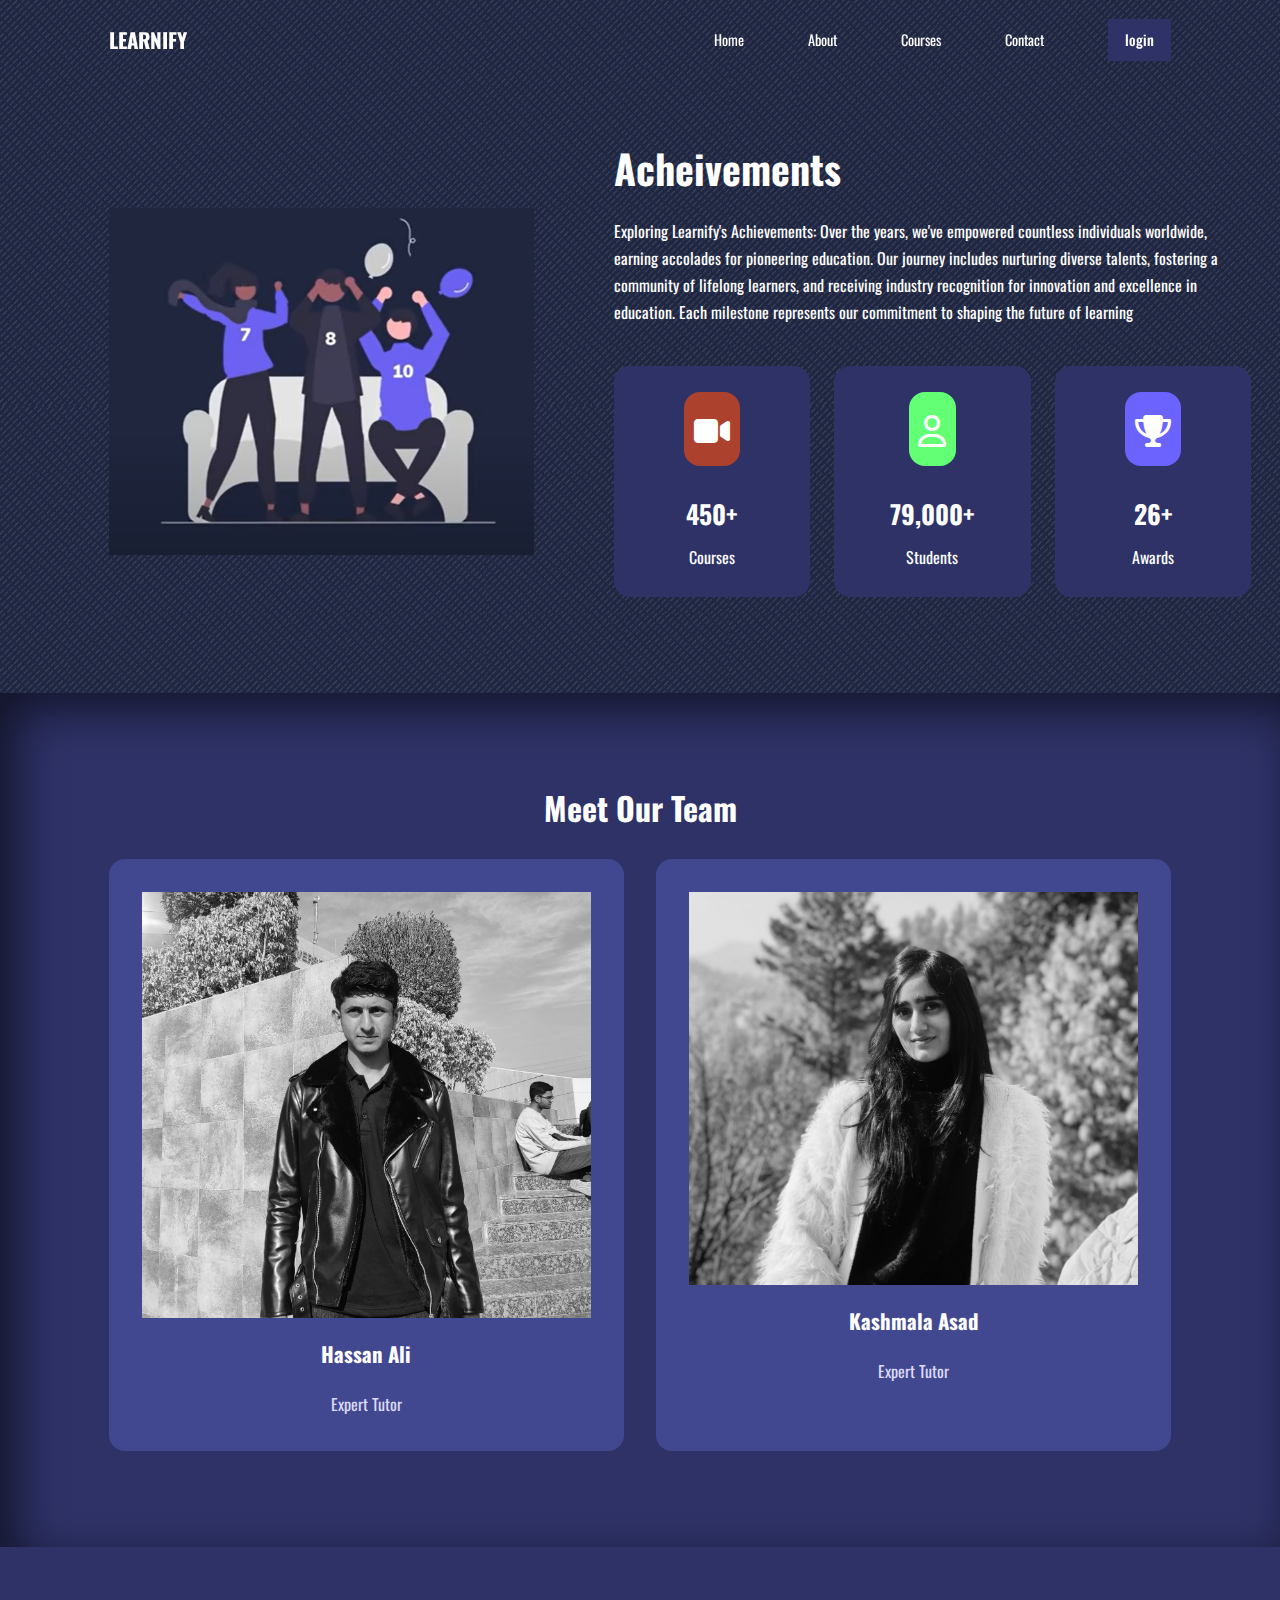
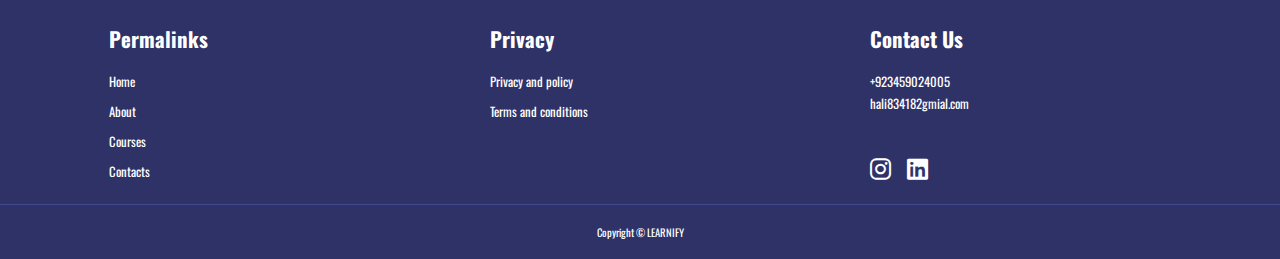
<file: about.html>
<!DOCTYPE html>
<html lang="en">
<head>
    <meta charset="UTF-8">
    <meta name="viewport" content="width=device-width, initial-scale=1.0">
    <title>Educational webpage using Html, Css and Javascript</title>
    <link rel="stylesheet" href="./css/index.css">
    <link rel="stylesheet" href="https://cdnjs.cloudflare.com/ajax/libs/font-awesome/6.5.1/css/all.min.css"/>
    <link rel="preconnect" href="https://fonts.googleapis.com">
    <link rel="preconnect" href="https://fonts.gstatic.com" crossorigin>
    <link rel="stylesheet" href="./css/about.css">
    <link href="https://fonts.googleapis.com/css2?family=Oswald:wght@300;400;500;600;700&display=swap" rel="stylesheet">
    <style>
        body{
            background-image: url("./image/backgrnd.png");
        }
    </style>

</head>
<body>
    <nav>
        <div class="container nav_conatainer">
            <a href="index.html"><h4>LEARNIFY</h4></a>
            <ul class="nav_menu">
                <li><a href="index.html">Home</a></li>
                <li><a href="about.html">About</a></li>
                <li><a href="courses.html">Courses</a></li>
                <li><a href="contact.html">Contact</a></li>
                <li><a href="./login.html" class="btn btn-nav">login</a></li>
            </ul>
            <button id="open-menu-btn"><i class="fa-solid fa-bars"></i></button>
            <button id="close-menu-btn"><i class="fa-solid fa-xmark"></i></div>
    </nav>


    <section class="about__achievemnts">
        <div class="container about__achievements-container">
            <div class="about__achievements-left"><img src="./image/about_img1.png"></div>
            
            <div class="about__achievements-right">
                <h1>Acheivements</h1>
                <p>
                    Exploring Learnify's Achievements: Over the years, we've empowered countless individuals worldwide, earning accolades for pioneering education. Our journey includes nurturing diverse talents, fostering a community of lifelong learners, and receiving industry recognition for innovation and excellence in education. Each milestone represents our commitment to shaping the future of learning
                </p>
                <div class="achievemnts__cards">
                    <article class="achievemnts__card">
                        <span class="achievements__icon">
                            <i class="fa-solid fa-video"></i>
                        </span>
                            <h3>450+</h3>
                            <p>Courses</p>
                    </article>
                    <article class="achievemnts__card">
                        <span class="achievements__icon"><i class="fa-regular fa-user"></i></span>
                            <h3>79,000+</h3>
                            <p>Students</p>
                    </article>
                    <article class="achievemnts__card">
                        <span class="achievements__icon"><i class="fa-solid fa-trophy"></i></span>
                            <h3>26+</h3>
                            <p>Awards</p>
                    </article>
            </div>
        </div>
    </section>

<section class="team">
    <h2>Meet Our Team</h2>
    <div class="container team__container">
        <article class="team__member">
            <div class="team__member-image">
            <img src="./image/hassanAli.jpg">
            </div>
            <div class="team__member-info">
                <h4>Hassan Ali</h4>
                <p>Expert Tutor</p>
            </div>
            <div class="team__member-social">
                <a href="https://www.instagram.com/itx_hassan_24/" target="_blank"><i class="fa-brands fa-instagram"></i></a>
                <a href="https://www.linkedin.com/in/hassan-ali-737492277?utm_source=share&utm_campaign=share_via&utm_content=profile&utm_medium=android_app" target="_blank"><i class="fa-brands fa-linkedin"></i></a>
                <a href="" target="_blank"><i class="fa-brands fa-facebook"></i></a>
                <a href="" target="_blank"><i class="fa-brands fa-x-twitter"></i></a>
            </div>
    
        </article>
        <article class="team__member">
            <div class="team__member-image">
            <img src="./image/kashmalaAsad.jpg">
            </div>
            <div class="team__member-info">
                <h4>Kashmala Asad</h4>
                <p>Expert Tutor</p>
            </div>
            <div class="team__member-social">
                <a href="https://www.instagram.com/t_unkn0wn_user?igshid=OGQ5ZDc2ODk2ZA==" target="_blank"><i class="fa-brands fa-instagram"></i></a>
                <a href="" target="_blank"><i class="fa-brands fa-linkedin"></i></a>
                <a href="" target="_blank"><i class="fa-brands fa-facebook"></i></a>
                <a href="" target="_blank"><i class="fa-brands fa-x-twitter"></i></a>
            </div>
    
        </article>
    </div>
</section>



<footer class="footer">
    <div class="container footer_container">
       
        <div class="footer_2">
            <h4>Permalinks</h4>
            <ul class="permalinks">
                <li><a href="index.html">Home</a></li>
                <li><a href="about.html">About</a></li>
                <li><a href="courses.html">Courses</a></li>
                <li><a href="contact.html">Contacts</a></li>
            </ul>
        </div>
        <div class="footer_3">
            <h4>Privacy</h4>
            <ul class="privacy">
                <li><a href="./tc&p.html">Privacy and policy</a></li>
                <li><a href="./tc&p.html">Terms and conditions</a></li>

            </ul>
        </div>
        <div class="footer_4">
            <h4>Contact Us</h4>
            <div>
                <p>+923459024005</p>
                <p>hali834182gmial.com</p>
            </div>
            <ul class="footer_social">
                <li><a href="https://www.instagram.com/itx_hassan_24/"><i class="fa-brands fa-instagram"></i></a></li>
                <li><a href="https://www.linkedin.com/in/hassan-ali-737492277?utm_source=share&utm_campaign=share_via&utm_content=profile&utm_medium=android_app"><i class="fa-brands fa-linkedin"></i></a></li>
            </ul>
        </div>
        
    </div>
    <div class="footer_copyright">
        <small>Copyright &copy; LEARNIFY</small>
    </div>
</footer>


    <script src="./main.js"></script>

</body>
</html>
</file>
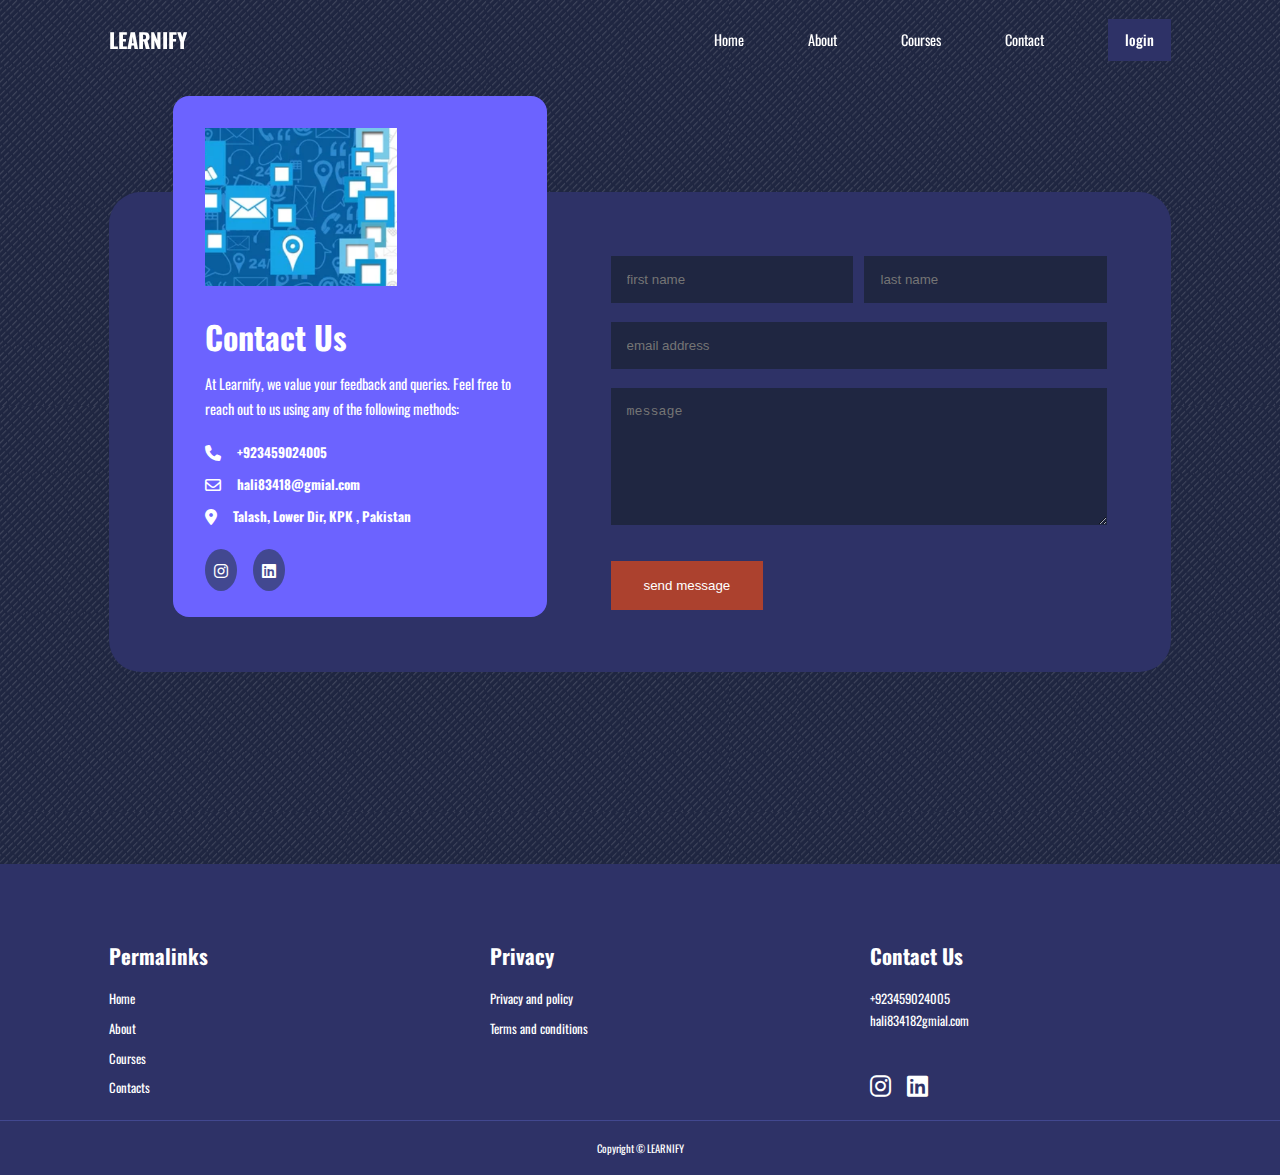
<file: contact.html>
<!DOCTYPE html>
<html lang="en">
<head>
    <meta charset="UTF-8">
    <meta name="viewport" content="width=device-width, initial-scale=1.0">
    <title>Educational webpage using Html, Css and Javascript</title>
    <link rel="stylesheet" href="./css/index.css">
    <link rel="stylesheet" href="https://cdnjs.cloudflare.com/ajax/libs/font-awesome/6.5.1/css/all.min.css"/>
    <link rel="preconnect" href="https://fonts.googleapis.com">
    <link rel="preconnect" href="https://fonts.gstatic.com" crossorigin>
    <link rel="stylesheet" href="./css/about.css">
    <link href="https://fonts.googleapis.com/css2?family=Oswald:wght@300;400;500;600;700&display=swap" rel="stylesheet">
    <link rel="stylesheet" href="./css/contact.css">
    <style>
        body{
            background-image: url("./image/backgrnd.png");
        }
    </style>
</head>
<body>
    <nav>
        <div class="container nav_conatainer">
            <a href="index.html"><h4>LEARNIFY</h4></a>
            <ul class="nav_menu">
                <li><a href="index.html">Home</a></li>
                <li><a href="about.html">About</a></li>
                <li><a href="courses.html">Courses</a></li>
                <li><a href="contact.html">Contact</a></li>
                <li><a href="./login.html" class="btn btn-nav">login</a></li>
            </ul>
            <button id="open-menu-btn"><i class="fa-solid fa-bars"></i></button>
            <button id="close-menu-btn"><i class="fa-solid fa-xmark"></i></div>
    </nav>


    <section class="contact">
        <div class="container contact_container">
            <aside class="contact_aside">
                <div class="aside_image">
                    <img src="./image/aside_img.png">
                </div>
                <h2>Contact Us</h2>
                <p>
                    At Learnify, we value your feedback and queries. Feel free to reach out to us using any of the following methods:
                </p>
                <ul class="contact_details">
                    <li>
                        <i class="fa-solid fa-phone"></i>
                        <h5>+923459024005</h5>
                    </li>
                    <li>
                        <i class="fa-regular fa-envelope"></i>
                        <h5>hali83418@gmial.com</h5>
                    </li>
                    <li>
                        <i class="fa-solid fa-location-dot"></i>
                        <h5>Talash, Lower Dir, KPK , Pakistan</h5>
                </ul>
                <ul class="contacts_social">
                </li>
                <li><a href="#"><i class="fa-brands fa-instagram"></i></a></li>
                <li><a href="#"><i class="fa-brands fa-linkedin"></i></a></li>
                </ul>
            </aside>

            <form action="https://formspree.io/f/mkndwojr" method="post" class="contact_form">
                <div class="form_name">
                    <input type="text" name="first name" placeholder="first name" required>
                    <input type="text" name="last name" placeholder="last name" required>
                </div>
                <input type="email" name="email address" placeholder="email address" required>
                <textarea name="message" rows="7" placeholder="message" required></textarea>
                <button type="submit" class="btn btn-primary">send message</button>
            </form>
        </div>
    </section>





    <footer class="footer">
        <div class="container footer_container">
           
            <div class="footer_2">
                <h4>Permalinks</h4>
                <ul class="permalinks">
                    <li><a href="index.html">Home</a></li>
                    <li><a href="about.html">About</a></li>
                    <li><a href="courses.html">Courses</a></li>
                    <li><a href="contact.html">Contacts</a></li>
                </ul>
            </div>
            <div class="footer_3">
                <h4>Privacy</h4>
                <ul class="privacy">
                    <li><a href="./tc&p.html">Privacy and policy</a></li>
                    <li><a href="./tc&p.html">Terms and conditions</a></li>

                </ul>
            </div>
            <div class="footer_4">
                <h4>Contact Us</h4>
                <div>
                    <p>+923459024005</p>
                    <p>hali834182gmial.com</p>
                </div>
                <ul class="footer_social">
                    <li><a href="https://www.instagram.com/itx_hassan_24/"><i class="fa-brands fa-instagram"></i></a></li>
                    <li><a href="https://www.linkedin.com/in/hassan-ali-737492277?utm_source=share&utm_campaign=share_via&utm_content=profile&utm_medium=android_app"><i class="fa-brands fa-linkedin"></i></a></li>
                </ul>
            </div>
            
        </div>
        <div class="footer_copyright">
            <small>Copyright &copy; LEARNIFY</small>
        </div>
    </footer>
    
    
    <script src="./main.js"></script>
    
    </body>
    </html>
</file>
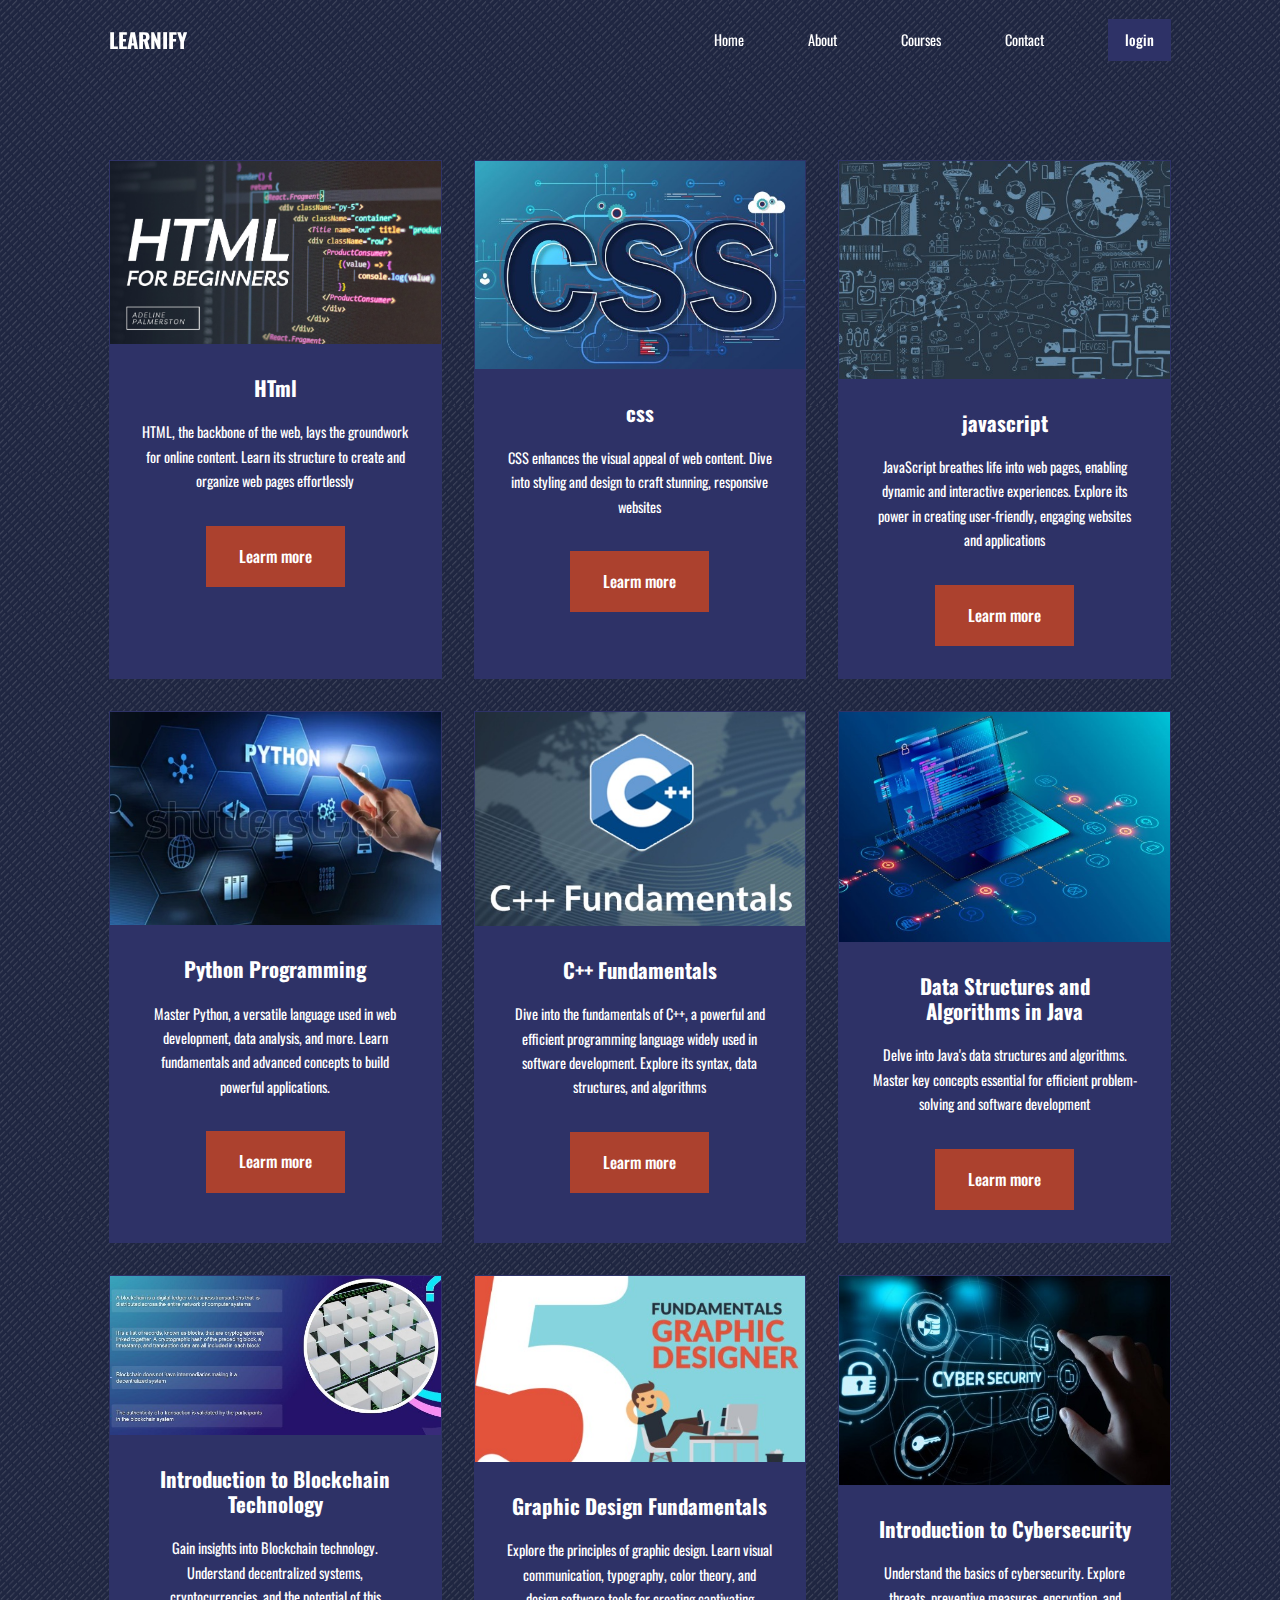
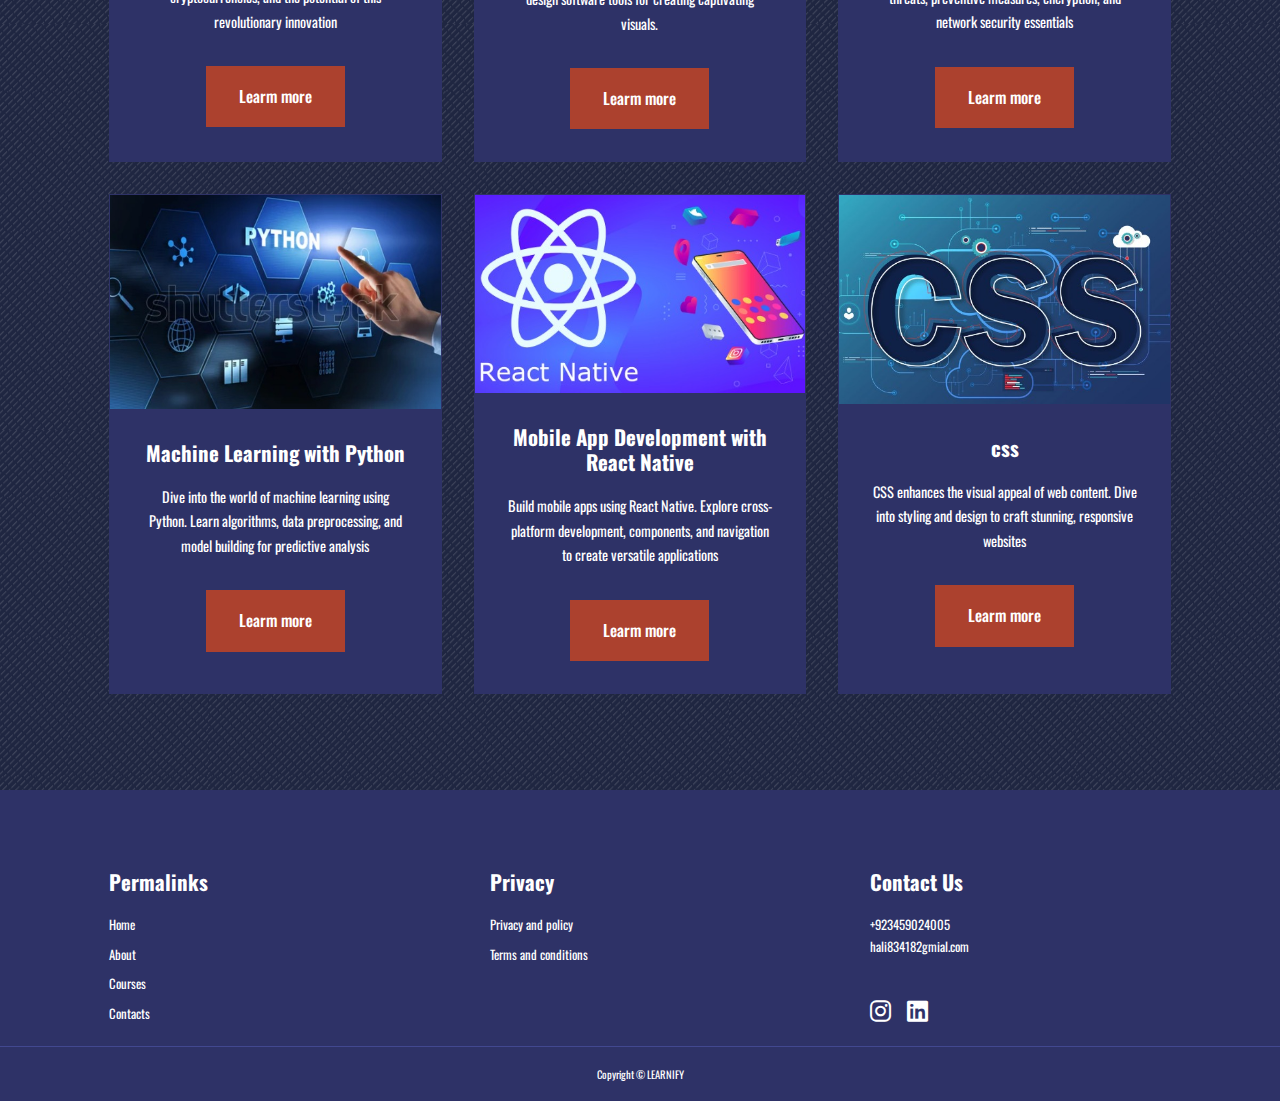
<file: courses.html>
<!DOCTYPE html>
<html lang="en">
<head>
    <meta charset="UTF-8">
    <meta name="viewport" content="width=device-width, initial-scale=1.0">
    <title>Educational webpage using Html, Css and Javascript</title>
    <link rel="stylesheet" href="./css/index.css">
    <link rel="stylesheet" href="https://cdnjs.cloudflare.com/ajax/libs/font-awesome/6.5.1/css/all.min.css"/>
    <link rel="preconnect" href="https://fonts.googleapis.com">
    <link rel="preconnect" href="https://fonts.gstatic.com" crossorigin>
    <link rel="stylesheet" href="./css/about.css">
    <link href="https://fonts.googleapis.com/css2?family=Oswald:wght@300;400;500;600;700&display=swap" rel="stylesheet">

    <style>
        body{
            background-image: url("./image/backgrnd.png");
        }
        .courses{
            margin-top: 1rem;
        }
    </style>
</head>
<body>
    <nav>
        <div class="container nav_conatainer">
            <a href="index.html"><h4>LEARNIFY</h4></a>
            <ul class="nav_menu">
                <li><a href="index.html">Home</a></li>
                <li><a href="about.html">About</a></li>
                <li><a href="courses.html">Courses</a></li>
                <li><a href="contact.html">Contact</a></li>
                <li><a href="./login.html" class="btn btn-nav">login</a></li>
            </ul>
            <button id="open-menu-btn"><i class="fa-solid fa-bars"></i></button>
            <button id="close-menu-btn"><i class="fa-solid fa-xmark"></i></div>
    </nav>

    <section class="courses">
        <div class="container courses_container">
            <article class="course">
                <div class="course_image">
                    <img src="./image/Screenshot 2023-12-16 074759.png">
                </div>
                <div class="course_info">
                    <h4>HTml</h4>
                    <p>
                        HTML, the backbone of the web, lays the groundwork for online content. Learn its structure to create and organize web pages effortlessly
                    </p>
                    <a href="https://www.w3schools.com/html/" class="btn btn-primary" target="_blank">Learm more</a>
                </div>
            </article>
            <article class="course">
                <div class="course_image">
                    <img src="./image/css.jpg">
                </div>
                <div class="course_info">
                    <h4>css</h4>
                    <p>
                        CSS enhances the visual appeal of web content. Dive into styling and design to craft stunning, responsive websites
                    </p>
                    <a href="https://www.w3schools.com/css/default.asp" class="btn btn-primary" target="_blank">Learm more</a>
                </div>
            </article>
            <article class="course">
                <div class="course_image">
                    <img src="./image/js.jpg">
                </div>
                <div class="course_info">
                    <h4>javascript</h4>
                    <p>
                        JavaScript breathes life into web pages, enabling dynamic and interactive experiences. Explore its power in creating user-friendly, engaging websites and applications
                    </p>
                    <a href="https://www.w3schools.com/js/default.asp" class="btn btn-primary" target="_blank">Learm more</a>
                </div>
            </article>
            <article class="course">
                <div class="course_image">
                    <img src="./image/py.jpg">
                </div>
                <div class="course_info">
                    <h4>Python Programming</h4>
                    <p>
                        Master Python, a versatile language used in web development, data analysis, and more. Learn fundamentals and advanced concepts to build powerful applications.
                    </p>
                    <a href="https://www.w3schools.com/python/default.asp" target="_blank" class="btn btn-primary">Learm more</a>
                </div>
            </article>
            <article class="course">
                <div class="course_image">
                    <img src="./image/cpp.jpg">
                </div>
                <div class="course_info">
                    <h4>C++ Fundamentals</h4>
                    <p>
                        Dive into the fundamentals of C++, a powerful and efficient programming language widely used in software development. Explore its syntax, data structures, and algorithms
                    </p>
                    <a href="https://www.w3schools.com/cpp/default.asp" class="btn btn-primary" target="_blank">Learm more</a>
                </div>
            </article>
            <article class="course">
                <div class="course_image">
                    <img src="./image/bg2.jpg">
                </div>
                <div class="course_info">
                    <h4>Data Structures and Algorithms in Java</h4>
                    <p>
                        Delve into Java's data structures and algorithms. Master key concepts essential for efficient problem-solving and software development
                    </p>
                    <a href="https://www.w3schools.com/java/default.asp" class="btn btn-primary" target="_blank">Learm more</a>
                </div>
            </article>
            <article class="course">
                <div class="course_image">
                    <img src="./image/blkchain.jpg">
                </div>
                <div class="course_info">
                    <h4>Introduction to Blockchain Technology</h4>
                    <p>
                        Gain insights into Blockchain technology. Understand decentralized systems, cryptocurrencies, and the potential of this revolutionary innovation
                    </p>
                    <a href="https://www.w3schools.com/training/aws/introduction-to-blockchain.php" class="btn btn-primary" target="_blank">Learm more</a>
                </div>
            </article>
            <article class="course">
                <div class="course_image">
                    <img src="./image/grphcD.jpg">
                </div>
                <div class="course_info">
                    <h4>Graphic Design Fundamentals</h4>
                    <p>
                        Explore the principles of graphic design. Learn visual communication, typography, color theory, and design software tools for creating captivating visuals.
                    </p>
                    <a href="https://www.coursera.org/specializations/graphic-design" class="btn btn-primary" target="_blank">Learm more</a>
                </div>
            </article>
            <article class="course">
                <div class="course_image">
                    <img src="./image/cys.jpg">
                </div>
                <div class="course_info">
                    <h4>Introduction to Cybersecurity</h4>
                    <p>
                        Understand the basics of cybersecurity. Explore threats, preventive measures, encryption, and network security essentials
                    </p>
                    <a href="https://www.w3schools.com/cybersecurity/" class="btn btn-primary" target="_blank">Learm more</a>
                </div>
            </article>
            <article class="course">
                <div class="course_image">
                    <img src="./image/py.jpg">
                </div>
                <div class="course_info">
                    <h4>Machine Learning with Python</h4>
                    <p>
                        Dive into the world of machine learning using Python. Learn algorithms, data preprocessing, and model building for predictive analysis
                    </p>
                    <a href="https://www.w3schools.com/python/python_ml_getting_started.asp" class="btn btn-primary" target="_blank">Learm more</a>
                </div>
            </article>
            <article class="course">
                <div class="course_image">
                    <img src="./image/react.jpg">
                </div>
                <div class="course_info">
                    <h4>Mobile App Development with React Native</h4>
                    <p>
                        Build mobile apps using React Native. Explore cross-platform development, components, and navigation to create versatile applications
                    </p>
                    <a href="https://www.w3schools.com/REACT/DEFAULT.ASP" class="btn btn-primary" target="_blank">Learm more</a>
                </div>
            </article>
            <article class="course">
                <div class="course_image">
                    <img src="./image/css.jpg">
                </div>
                <div class="course_info">
                    <h4>css</h4>
                    <p>
                        CSS enhances the visual appeal of web content. Dive into styling and design to craft stunning, responsive websites
                    </p>
                    <a href="https://www.w3schools.com/css/default.asp" class="btn btn-primary" target="_blank">Learm more</a>
                </div>
            </article>

        </div>
    </section>














    <footer class="footer">
        <div class="container footer_container">
           
            <div class="footer_2">
                <h4>Permalinks</h4>
                <ul class="permalinks">
                    <li><a href="index.html">Home</a></li>
                    <li><a href="about.html">About</a></li>
                    <li><a href="courses.html">Courses</a></li>
                    <li><a href="contact.html">Contacts</a></li>
                </ul>
            </div>
            <div class="footer_3">
                <h4>Privacy</h4>
                <ul class="privacy">
                    <li><a href="./tc&p.html">Privacy and policy</a></li>
                    <li><a href="./tc&p.html">Terms and conditions</a></li>

                </ul>
            </div>
            <div class="footer_4">
                <h4>Contact Us</h4>
                <div>
                    <p>+923459024005</p>
                    <p>hali834182gmial.com</p>
                </div>
                <ul class="footer_social">
                    <li><a href="https://www.instagram.com/itx_hassan_24/"><i class="fa-brands fa-instagram"></i></a></li>
                    <li><a href="https://www.linkedin.com/in/hassan-ali-737492277?utm_source=share&utm_campaign=share_via&utm_content=profile&utm_medium=android_app"><i class="fa-brands fa-linkedin"></i></a></li>
                </ul>
            </div>
            
        </div>
        <div class="footer_copyright">
            <small>Copyright &copy; LEARNIFY</small>
        </div>
    </footer>


<script src="./main.js"></script>

</body>
</html>
</file>
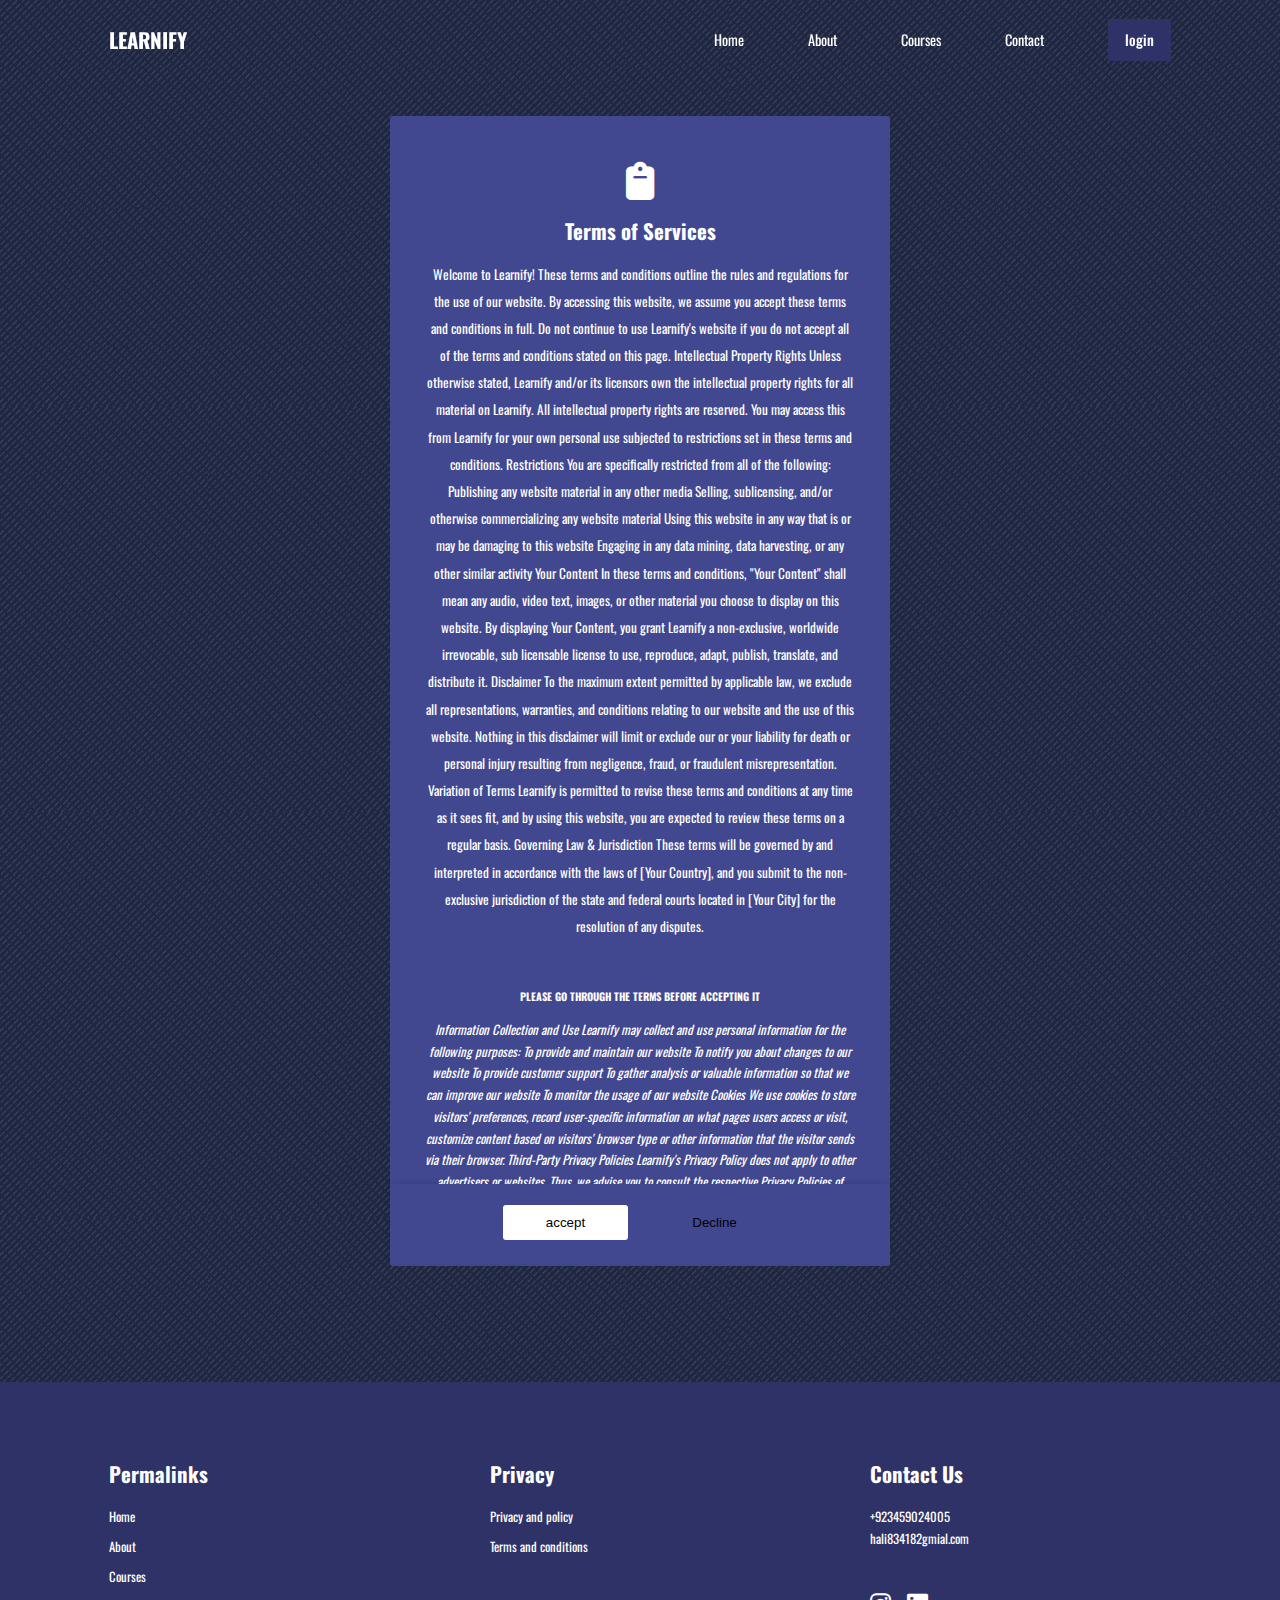
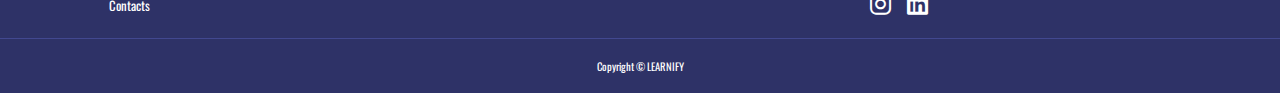
<file: tc&p.html>
<!DOCTYPE html>
<html lang="en">
<head>
    <meta charset="UTF-8">
    <meta name="viewport" content="width=device-width, initial-scale=1.0">
    <title>Educational webpage using Html, Css and Javascript</title>
    <link rel="stylesheet" href="./css/index.css">
    <link rel="stylesheet" href="https://cdnjs.cloudflare.com/ajax/libs/font-awesome/6.5.1/css/all.min.css"/>
    <link rel="preconnect" href="https://fonts.googleapis.com">
    <link rel="preconnect" href="https://fonts.gstatic.com" crossorigin>
    <link rel="stylesheet" href="./css/about.css">
    <link href="https://fonts.googleapis.com/css2?family=Oswald:wght@300;400;500;600;700&display=swap" rel="stylesheet">
    <link rel="stylesheet" href="./css/contact.css">
    <link rel="stylesheet" href="./css/tc&p.css">
    <style>
        body{
            background-image: url("./image/backgrnd.png");
        }
       </style>
</head>
<body>
    <nav>
        <div class="container nav_conatainer">
            <a href="index.html"><h4>LEARNIFY</h4></a>
            <ul class="nav_menu">
                <li><a href="index.html">Home</a></li>
                <li><a href="about.html">About</a></li>
                <li><a href="courses.html">Courses</a></li>
                <li><a href="contact.html">Contact</a></li>
                <li><a href="./login.html" class="btn btn-nav">login</a></li>
            </ul>
            <button id="open-menu-btn"><i class="fa-solid fa-bars"></i></button>
            <button id="close-menu-btn"><i class="fa-solid fa-xmark"></i></div>
    </nav>



    <section class="tcp">
        <div class="container tc_p">
            <div class="tcp-content">
                <div class="tcp-top">
                    <div class="tcp-icon"><i class="fa-solid fa-clipboard"></i></div>
                    <div class="tcp-title">
                        <h4 class="title">
                            Terms of Services
                        </h4>
                    </div>
                    <div class="tcp-info">
                        <p><small>Welcome to Learnify! These terms and conditions outline the rules and regulations for the use of our website.

                            By accessing this website, we assume you accept these terms and conditions in full. Do not continue to use Learnify's website if you do not accept all of the terms and conditions stated on this page.
                            
                            Intellectual Property Rights
                            Unless otherwise stated, Learnify and/or its licensors own the intellectual property rights for all material on Learnify. All intellectual property rights are reserved. You may access this from Learnify for your own personal use subjected to restrictions set in these terms and conditions.
                            
                            Restrictions
                            You are specifically restricted from all of the following:
                            Publishing any website material in any other media
                            Selling, sublicensing, and/or otherwise commercializing any website material
                            Using this website in any way that is or may be damaging to this website
                            Engaging in any data mining, data harvesting, or any other similar activity
                            Your Content
                            In these terms and conditions, "Your Content" shall mean any audio, video text, images, or other material you choose to display on this website. By displaying Your Content, you grant Learnify a non-exclusive, worldwide irrevocable, sub licensable license to use, reproduce, adapt, publish, translate, and distribute it.
                            
                            Disclaimer
                            To the maximum extent permitted by applicable law, we exclude all representations, warranties, and conditions relating to our website and the use of this website. Nothing in this disclaimer will limit or exclude our or your liability for death or personal injury resulting from negligence, fraud, or fraudulent misrepresentation.
                            
                            Variation of Terms
                            Learnify is permitted to revise these terms and conditions at any time as it sees fit, and by using this website, you are expected to review these terms on a regular basis.
                            
                            Governing Law & Jurisdiction
                            These terms will be governed by and interpreted in accordance with the laws of [Your Country], and you submit to the non-exclusive jurisdiction of the state and federal courts located in [Your City] for the resolution of any disputes.</small></p>
                    </div>
                </div>
                <div class="tcp-btm">
                    <div class="btm-title">
                        <h5>PLEASE GO THROUGH THE TERMS BEFORE ACCEPTING IT</h5>
                    </div>
                    <div class="btm-info">
                        <p>
                            Information Collection and Use
                            Learnify may collect and use personal information for the following purposes:

                            To provide and maintain our website
                            To notify you about changes to our website
                            To provide customer support
                            To gather analysis or valuable information so that we can improve our website
                            To monitor the usage of our website
                            Cookies
                            We use cookies to store visitors' preferences, record user-specific information on what pages users access or visit, customize content based on visitors' browser type or other information that the visitor sends via their browser.

                            Third-Party Privacy Policies
                            Learnify's Privacy Policy does not apply to other advertisers or websites. Thus, we advise you to consult the respective Privacy Policies of these third-party ad servers for more detailed information.

                            Security
                            We value your trust in providing us your personal information, thus we are striving to use commercially acceptable means of protecting it. But remember that no method of transmission over the internet, or method of electronic storage is 100% secure and reliable, and we cannot guarantee its absolute security.

                            Consent
                            By using our website, you hereby consent to our Privacy Policy and agree to its terms.

                            This is a general template and should be customized to suit the specific needs and nature of your educational website, as well as comply with applicable laws and regulations in your region. For legal advice or specific clauses, consider consulting with a legal professional.
                        </p>
                    </div>
                </div>
                <div class="tc-btn">
                    <button class="btn btn-acpt">accept</button>
                    <button class="btn btn-reject">Decline</button>
                </div>
            </div>
        </div>
    </section>
    <footer class="footer">
        <div class="container footer_container">
           
            <div class="footer_2">
                <h4>Permalinks</h4>
                <ul class="permalinks">
                    <li><a href="index.html">Home</a></li>
                    <li><a href="about.html">About</a></li>
                    <li><a href="courses.html">Courses</a></li>
                    <li><a href="contact.html">Contacts</a></li>
                </ul>
            </div>
            <div class="footer_3">
                <h4>Privacy</h4>
                <ul class="privacy">
                    <li><a href="./tc&p.html">Privacy and policy</a></li>
                    <li><a href="./tc&p.html">Terms and conditions</a></li>

                </ul>
            </div>
            <div class="footer_4">
                <h4>Contact Us</h4>
                <div>
                    <p>+923459024005</p>
                    <p>hali834182gmial.com</p>
                </div>
                <ul class="footer_social">
                    <li><a href="https://www.instagram.com/itx_hassan_24/"><i class="fa-brands fa-instagram"></i></a></li>
                    <li><a href="https://www.linkedin.com/in/hassan-ali-737492277?utm_source=share&utm_campaign=share_via&utm_content=profile&utm_medium=android_app"><i class="fa-brands fa-linkedin"></i></a></li>
                </ul>
            </div>
            
        </div>
        <div class="footer_copyright">
            <small>Copyright &copy; LEARNIFY</small>
        </div>
    </footer>
    <script src="./main.js"></script>
    
    </body>
    </html>
</file>
<file: css/index.css>
*{
    margin: 0;
    padding: 0;
    border: 0;
    outline: 0;
    text-decoration: none;
    list-style: none;
    box-sizing: border-box;
}

:root{
    --color-primary: #6c63ff;
    --color-success: #63ff75;
    --color-warning: #edff63;
    --color-danger: #ac412e;
    --color-danger-variant: #5a2f12;
    --color-white: #fff;
    --color-light: #dcdbf8;
    --color-black: #000;
    --color-bg: #1f2641;
    --color-bg1: #2e3267;
    --color-bg2: #424890;

    --container-width-lg: 83%;
    --container-width-md: 90%;
    --container-width-sm: 96%;

    --transition: all 600ms ease;
}
body{
    font-family: 'Oswald', sans-serif;
    line-height: 1.7;
    color: var(--color-white);
    /* background: var(--color-bg); */
}
.container{
    width: var(--container-width-lg);
    margin: 0 auto;
}
section{
    padding: 6rem 0;
}
h1,h2,h3,h4,h5{
    line-height: 1.2;
}
h1{
    font-size: 2.5rem;
}
h2{
    font-size: 2.0rem;
    text-align: center;
}
h3{
    font-size: 1.6rem;
}
h4{
    font-size: 1.3rem;
}
a{
    color: var(--color-white);
}
img{
    width: 100%;
    display: block;
    object-fit: cover;
}
.btn{
    display: inline-block;
    background: var(--color-white);
    color: var(--color-black);
    padding: 1rem 2rem;
    border: 1px solid transparent;
    font-weight: 500;
}
.btn:hover{
    background: transparent;
    color: var(--color-white);
    border-color: var(--color-white);
}
.btn-primary{
    background: var(--color-danger);
    color: var(--color-white);
}


nav{
    background: transparent;
    width: 100vw;
    height: 5rem;
    position: fixed;
    top: 0;
    z-index: 11;
}
.btn-nav{
    color: var(--color-white);
    background: var(--color-bg1);
    padding: 0.5rem 1rem;
}

.window-scroll{
    background: var(--color-primary);
    box-shadow: 0 1rem 2rem rgba(0, 0, 0, 0.2);
}
.nav_conatainer{
    height: 100%;
    display: flex;
    justify-content: space-between;
    align-items: center;
}
nav button{
    display: none;
}
.nav_menu{
    display: flex;
    align-items: center;
    gap: 4rem;
}
.nav_menu a{
    font-size: 0.9rem;
}
.nav_menu a:hover{
    color: var(--color-bg2);
    transition: var(--transition);
}



header{
    position: relative;
    top: 5rem;
    overflow: hidden;
    height: 70vh;
    margin-bottom: 5rem;
}

.header_container{
    display: grid;
    grid-template-columns: 1fr 1fr;
    align-items: center;
    gap: 5rem;
    height: 100%;
}
.header_left p{
    margin: 1rem 0 2.4rem;
}



.categories{
    background: var(--color-bg1);
    height: 36rem;
}
.categories h1{
    line-height: 1;
    margin-bottom: 3rem;
}
.categories_container{
    display: grid;
    grid-template-columns: 40% 60%;
    gap: 4rem;
}
.categories_left p{
    margin: 1rem 0 3rem;
}
.categories_left{
    margin-right: 4rem;
}
.categories_right{
    display: grid;
    grid-template-columns: repeat(3, 1fr);
    gap: 1.5rem;
}
.category:nth-child(3) .category_icon{
    color: #000;
}
.category:nth-child(2) .category_icon{
    background-color: var(--color-danger);
}
.category:nth-child(3) .category_icon{
    background-color: var(--color-warning);
}
.category:nth-child(4) .category_icon{
    background-color: var(--color-success);
}
.category{
    background: var(--color-bg2);
    padding: 2rem;
    border-radius: 3rem;
    transition: var(--transition);
}
.category:hover{
    box-shadow: 0 3rem 3rem rgba(0, 0, 0, 0.3);
    z-index: 1;
}
.category_icon{
    background: var(--color-primary);
    padding: 0.7rem;
    border-radius: 0.9rem;
}
.category h5{
    margin: 2rem 0 1rem;
}
.category p{
    font-size: 0.8rem;
}



.courses{
    margin-top: 10rem;
}
.courses_container{
    display: grid;
    grid-template-columns: repeat(3, 1fr);
    gap: 2rem;
}
.courses_container{
    margin-top: 3rem;
}
.course{
    background: var(--color-bg1);
    text-align: center;
    border: 1px solid transparent;
}
.course:hover{
    background: transparent;
    border-color: var(--color-primary);
    transform: var(--transition);
}
.course_info{
    padding: 2rem;
}
.course_info p{
    margin: 1.2rem 0 2rem;
    font-size: 0.9rem;
}



.faqs{
    background: var(--color-bg1);
    box-shadow: inset 0 0 3rem rgba(0, 0, 0, 0.5);
}
.faq{
    box-shadow: inset 1rem 2rem 3rem rgba(32, 6, 87, 0.7);
    gap: 1.5rem;
    padding: 2rem;
    display: flex;
    align-items: center;
    /* height: fit-content; */
    background: var(--color-primary);
    cursor: pointer;
    height: 120px;
}
.faqs_container{
    display: grid;
    grid-template-columns: 1fr 1fr;
    gap: 1rem;
    margin-top: 2rem;
    
}
.faq h4{
    font-size: 1rem;
    line-height: 2.5;
}
.faq_icon{
    align-self: flex-start;
    font-size: 1.4rem;
}
.faq p{
    margin-top: 5px;
    display: none;
}

.faq.open p{
    display: block;
}



.testimonials_container{
    overflow-x: hidden;
    position: relative;
    margin-bottom: 5rem;
}

.testimonial{
    padding-top: 2rem;
}

.avatar{
    width: 6rem;
    height: 6rem;
    border-radius: 50%;
    overflow: hidden;
    margin: 0 auto 1rem;
    border: 0.5rem solid var(--color-bg1);
}

.testimonial_info{
    text-align: center;
}

.testimonial_body{
    background: var(--color-primary);
    padding: 2rem;
    margin-top: 3rem;
    border-radius: 2.5rem;
    position: relative;
}
.testimonial_body::before{
    content: "";
    display: block;
    background: linear-gradient(135deg, transparent,
    var(--color-primary), var(--color-primary));
    width: 3rem;
    height: 3rem;
    position: absolute;
    left: 50%;
    top: -1.5rem;
    transform: rotate(45deg);
}


footer{
    background: var(--color-bg1);
    padding-top: 5rem;
    font-size: 0.8rem;
}
.footer_container{
    display: grid;
    grid-template-columns: repeat(3, 1fr);
    gap: 5rem;
}

.footer_container > div h4{
    margin-bottom: 1.2rem;
}

.footer_1 p{
    margin: 0 0 3rem;
}
footer ul li{
    margin-bottom: 0.5rem;
}
footer ul li:hover{
    text-decoration: underline;
}
.footer_social{
    display: flex;
    gap: 1rem;
    font-size: 1.5rem;
    margin-top: 2rem;
}

.footer_copyright{
    text-align: center;
    margin-top: 0.5rem;
    padding: 1rem 0;
    border-top: 1px solid var(--color-bg2);
}




@media screen and (max-width: 1024px) {
    .container{
        width: var(--container-width-md);
    }

    h1{
        font-size: 1.8rem;
    }
    h2{
        font-size: 1.5rem;
    }
    h3{
        font-size: 1.2rem;
    }
    h4{
        font-size: 1.0rem;
    }



    nav button{
        display: inline-block;
        background: transparent;
        font-size: 1.8rem;
        color: var(--color-white);
        cursor: pointer;
    }
    nav button#close-menu-btn{
        display: none;
    }
    .nav_menu{
        position: fixed;
        top: 5rem;
        right: 5%;
        height: fit-content;
        width: 18rem;
        flex-direction: column;
        gap: 0;
        display: none;
    }
    .nav_menu li{
        width: 100%;
        height: 5.8rem;
        animation: aniNavItem 400ms linear forwards;
        transform-origin: top right;
        opacity: 0;
    }

    @keyframes aniNavItem {
        0%{
            transform: rotateZ(-90deg) rotateX(90deg) scale(0.1);
        }
        
        100%{
            transform: rotateZ(0) rotateX(0deg) scale(1);
            opacity: 1;
        }
    }
    .nav_menu li:nth-child(2){
        animation-delay: 200ms;
    }
    .nav_menu li:nth-child(3){
        animation-delay: 400ms;
    }
    .nav_menu li:nth-child(4){
        animation-delay: 600ms;
    }
    .nav_menu li a{
        background: var(--color-primary);
        box-shadow: -4rem 6rem 10rem rgba(0, 0, 0, 0.6);
        width: 100%;
        height: 100%;
        display: grid;
        place-items: center;
    }
    .nav_menu li a:hover{
        background: var(--color-bg2);
        color: var(--color-white);
    }


    header{
        height: 87vh;
        margin-bottom: 4rem;
    }
    .header_container{
        gap: 0;
        padding-bottom: 2rem;
    }
    .categories{
        height: auto;
    }
    .categories_container{
        grid-template-columns: 1fr;
        gap: 2rem;
    }
    .categories_left{
        margin-right: 0;
    }
    .courses_container{
        grid-template-columns: 1fr 1fr;
    }
    .faqs_container{
        grid-template-columns: 1fr;
    }
    .faq{
        padding: 1.5rem;
    }
    .footer_container{
        grid-template-columns: 1fr 1fr;
    }
}





@media screen and (max-width: 600px){
    .container{
        width: var(--container-width-sm);
    }
    .nav_menu{
        right: 3%;
    }
    header{
        height: 100vh;
    }
    .header_container{
        grid-template-columns: 1fr;
        text-align: center;
        margin-top: 0;
    }
    .header_left p{
        margin-bottom: 1.3rem;
    }

    .categories_right{
        grid-template-columns: 1fr 1fr;
        gap: 0.7rem;
    }

    .category{
        padding: 1rem;
        border-radius: 1rem;
    }

    .category_icon{
        margin-top: 4px;
        display: inline-block;
    }


    .courses_container{
        grid-template-columns: 1fr;
    }


    .testimonial_body{
        padding: 4.2rem;
    }

    .footer_container{
        grid-template-columns: 1fr;
        text-align: center;
        gap: 2rem;
    }

    .footer_1 p{
        margin: 1rem auto;
    }

    .footer_social{
        justify-content: center;
    }
}
</file>
<file: css/about.css>
.about__achievemnts{
    margin-top: 3rem;

}
.about__achievements-container{
    display: grid;
    grid-template-columns: 40% 60%;
    gap: 5rem;

}
.about__achievements-left{
    margin: 4rem 0 0;
}
.about__achievements-right > p{
    margin: 1.6rem 0 2.5rem;

}
.achievemnts__cards{
    display: grid;
    grid-template-columns: repeat(3, 1fr);
    gap: 1.5rem;


}
.achievemnts__card{
    background: var(--color-bg1);
    padding: 1.6rem;
    border-radius: 1rem;
    text-align: center;
    transition: var(--transition);
}
.achievemnts__card:hover{
    background: var(--color-bg2);
    box-shadow: 03rem 3rem rgba(0, 0, 0, 0.3);

}
.achievements__icon{
    background: var(--color-danger);
    padding: 0.6rem;
    border-radius: 1rem;
    display:inline-block;
    margin-bottom: 2rem;
    font-size: 2rem;
}
.achievemnts__card:nth-child(2) .achievements__icon
{
    background: var(--color-success);

}
.achievemnts__card:nth-child(3) .achievements__icon{
    background: var(--color-primary);
}
.achievemnts__card p{
    margin-top: 1rem;

}



.team{
    background: var(--color-bg1);
    box-shadow: inset 1rem 1rem 3rem rgba(0, 0, 0, 0.6);
}

.team__container{
    display: grid;
    grid-template-columns: repeat(2, 1fr);
    gap: 2rem;
}

.team__member{
    background: var(--color-bg2);
    padding: 2rem;
    border: 1px solid transparent;
    border-radius: 1rem;
    margin-top: 2rem;
    transition: var(--transition);
    position: relative;
    overflow: hidden;
}
.team__member:hover{
    background-color: transparent;
    border-color: var(--color-primary);
}

.team__member-image img{
    filter: saturate(0);
    transition: var(--transition);
}

.team__member-image:hover img{
    filter: saturate(1);
}

.team__member-info *{
    text-align: center;
    margin-top: 1.5rem;
}

.team__member-info p{
    color: var(--color-light);
}
.team__member-social{
    position: absolute;
    top: 50%;
    right: 0;
    display: flex;
    flex-direction: column;
    background: var(--color-primary);
    border-radius: 1rem 0 0 1rem;
    transform: translateY(-50%);
    box-shadow: 1rem 0 1rem rgba(0, 0, 0, 0.5);
    right: -100%;
}

.team__member-social a{
    padding: 5px;
}

.team__member:hover .team__member-social{
    right: 0;
}




@media screen and(max-width: 1024px){
    .about__achievemnts{
        margin-top: 2rem;
    }
    .about__achievements-container{
        grid-template-columns: 1fr;
        gap: 4rem;
    }

    .about__achievements-left{
        width: 88%;
        margin: 0 auto;
    }

    .team__container{
        gap: 1.5rem;
    }

    .team__member{
        padding: 1rem;
    }
}




@media screen and (max-width: 600px) {
    .achievemnts__card{
        grid-template-columns: 1fr 1fr;
        gap: 0.5rem;

    }
    .team__container{
        grid-template-columns: 1fr;
        gap: 0.5rem;
    }
    .team__member{
        padding: 0;
    }

    .team__member p{
        margin-bottom: 1.5rem;
    }
}
</file>
<file: css/contact.css>
.contact_container{
    background: var(--color-bg1);
    padding: 4rem;
    display: grid;
    grid-template-columns: 40% 60%;
    gap: 4rem;
    height: 30rem;
    margin: 6rem auto;
    border-radius: 2rem;
}

.contact_aside{
    background: var(--color-primary);
    padding: 2rem;
    border-radius: 1rem;
    position: relative;
    bottom: 10rem;
}

.aside_image{
    width: 12rem;
    margin-bottom: 2rem;
}

.contact_aside h2{
    text-align: left;
    margin-bottom: 1rem;
}

.contact_aside p{
    font-size: 0.9rem;
    margin-bottom: 1.5rem;
}

.contact_details li{
    display: flex;
    gap: 1rem;
    align-items: center;
    margin-bottom: 1rem;
}
.contacts_social{
    display: flex;
    gap: 1rem;
    margin-top: 2rem;
}

.contacts_social a{
    background: var(--color-bg2);
    padding: 0.5rem;
    border-radius: 50%;
    font-size: 1rem;
    border: 1px solid transparent;
    transition: var(--transition);
}

.contacts_social a:hover{
    background: transparent;
    border-color:  var(--color-bg2);
}

.contact_form{
    display: flex;
    flex-direction: column;
    gap: 1.2rem;
    margin-right: 4rem;
}
.form_name{
    display: flex;
    gap: 0.7rem;
}

input, textarea{
    width: 100%;
    background: var(--color-bg);
    padding: 1rem;
    color: var(--color-white);
}

.contact_form .btn{
    width: max-content;
    margin-top: 1rem;
    cursor: pointer;
}
</file>
<file: css/tc&p.css>
.tcp{
    display: flex;
    align-items: center;
    justify-content: center;
}


.tc_p{
    margin: 20px 0;
    width: 500px;
    max-width: 100%;
    height: 1150px;
    background: var(--color-bg2);
    text-align: center;
    border-radius: 3px;
}

.tcp-content{
    width: 100%;
    margin: 30px 0;
    height: calc(1150px - 150px);
}

.tcp-title h4{
    margin-bottom: 1rem;
}

.btm-title{
    margin: 1rem 0;
}
.tcp-btm{
    font-size: 0.8rem;
}

.tc_p .tc-btn{
    width: 100%;
    height: 80px;
    box-shadow: 0 -2px 5px rgba(0, 0, 0, 0.1);
    padding: 21px 0;
}
.btn-reject{
    background: transparent;
    border-color: var(--color-white);
}
.tcp-top{
    margin: 0 35px 35px;
}
.tcp-content .tcp-btm{
    padding: 0 35px;
    overflow: auto;
    height: calc(100% - 790px);
}


.tcp-icon{
    font-size: 38px;
    margin-bottom: 8px;
}

.btm-info p{
    margin-bottom: 10px;
    font-style: italic;
}

.tc-btn button{
    width: 125px;
    padding: 10px;
    border: 0;
    margin: 0 10px;
    cursor: pointer;
    border-radius: 3px;
    transition: var( --transition);
}


.tc-btn button:hover{
    border: 1px solid var(--color-white);
}
</file>
